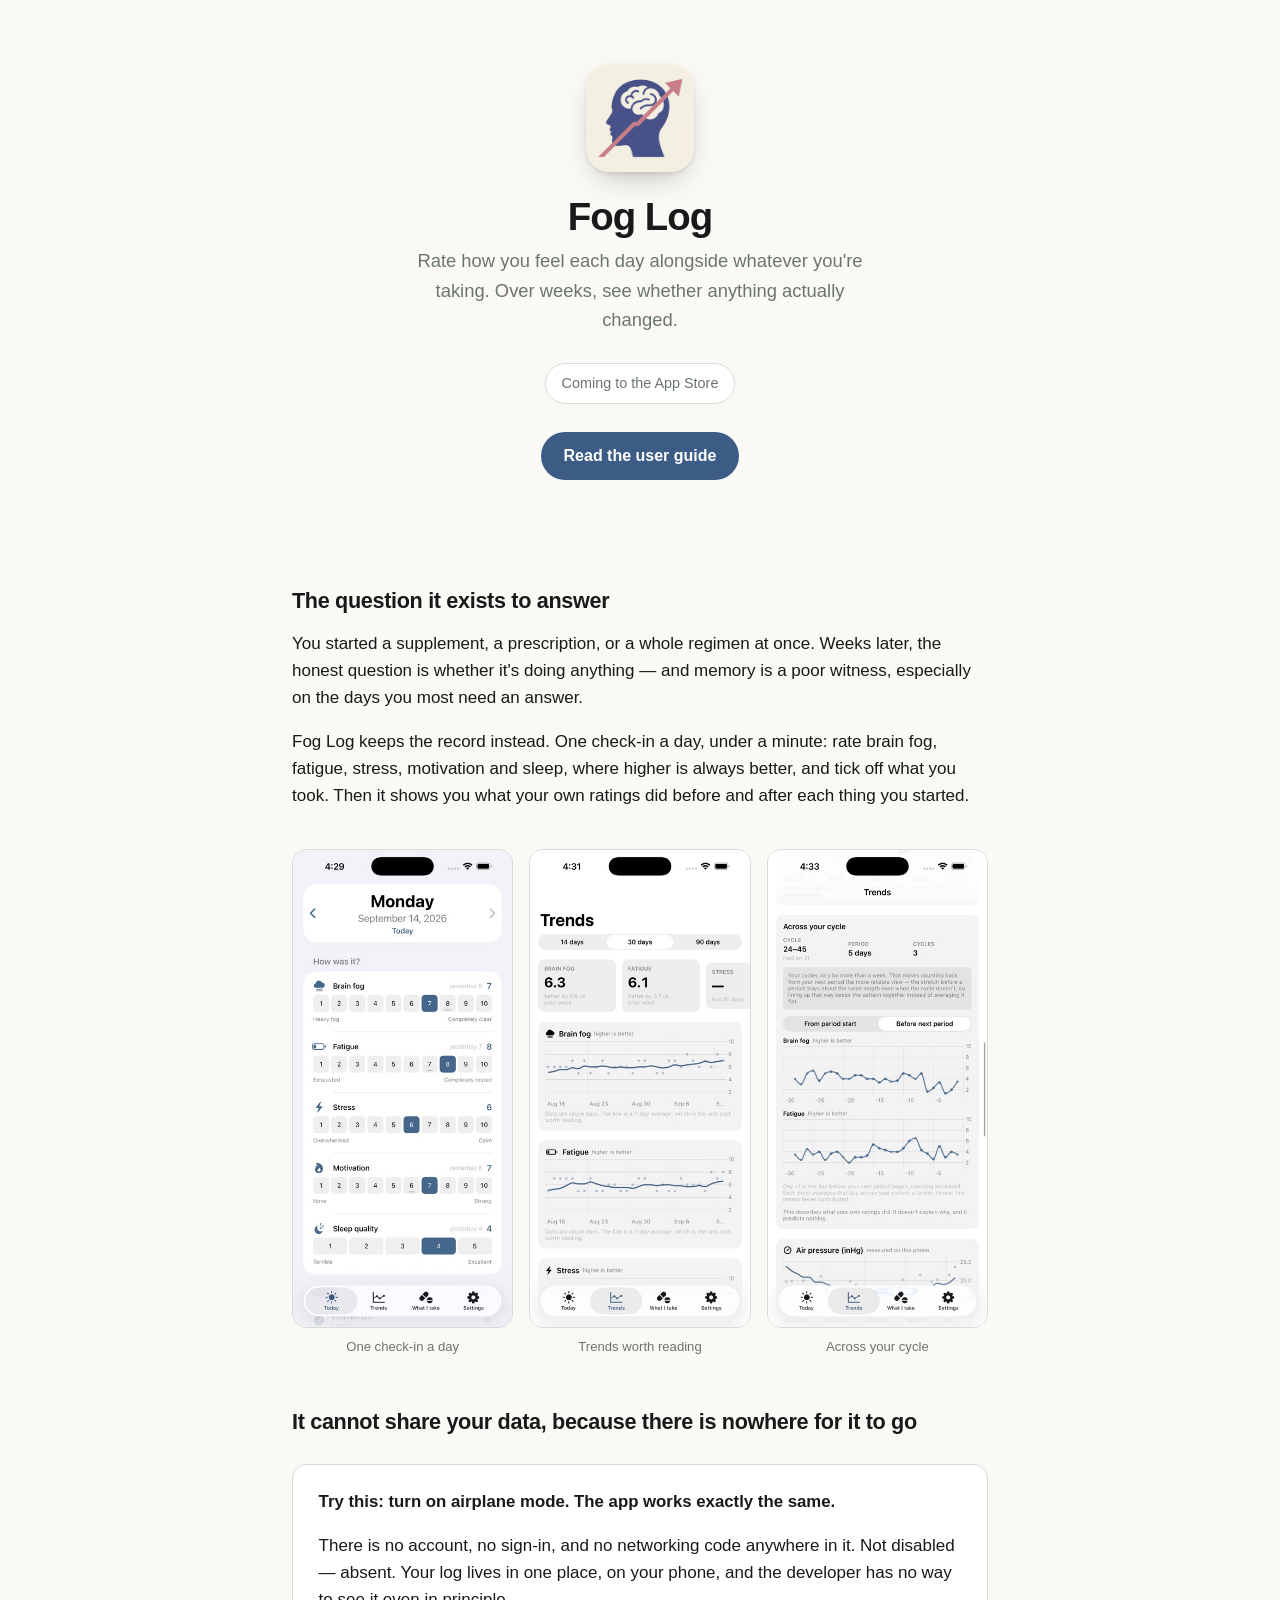
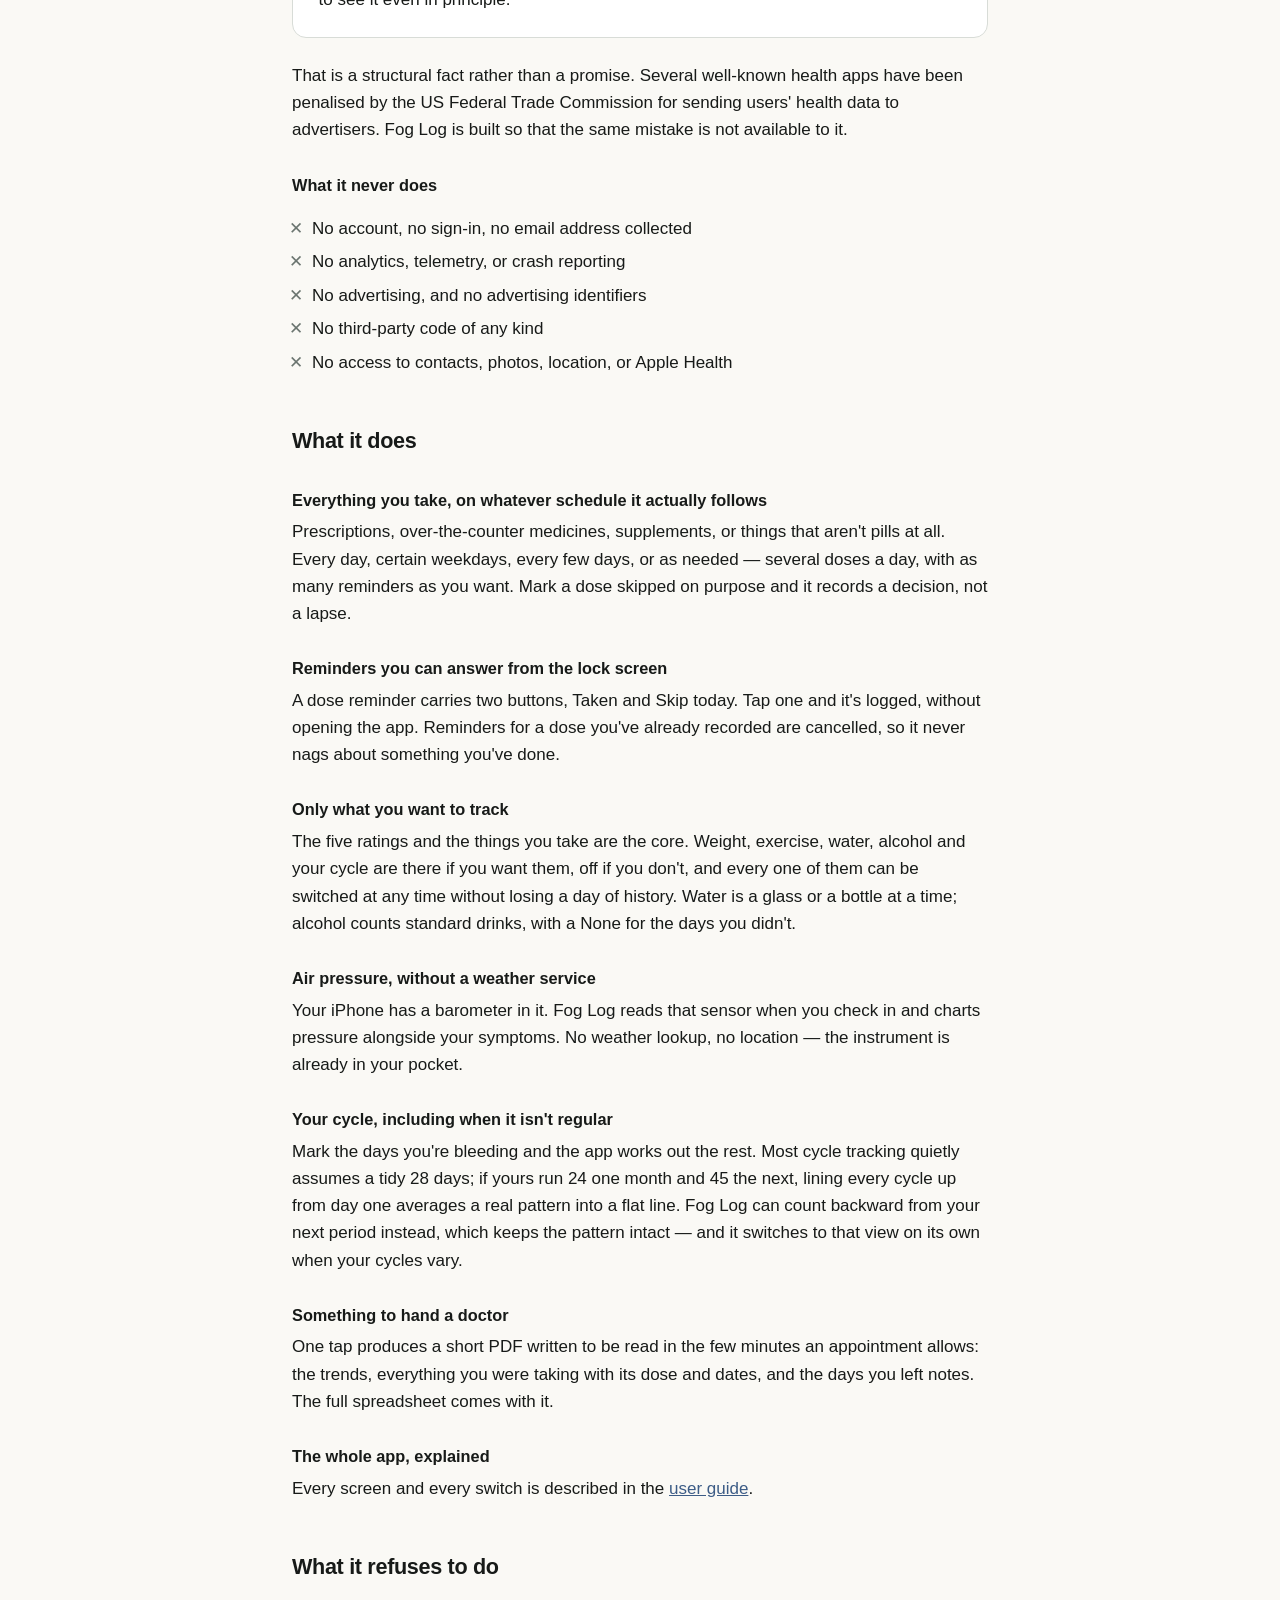
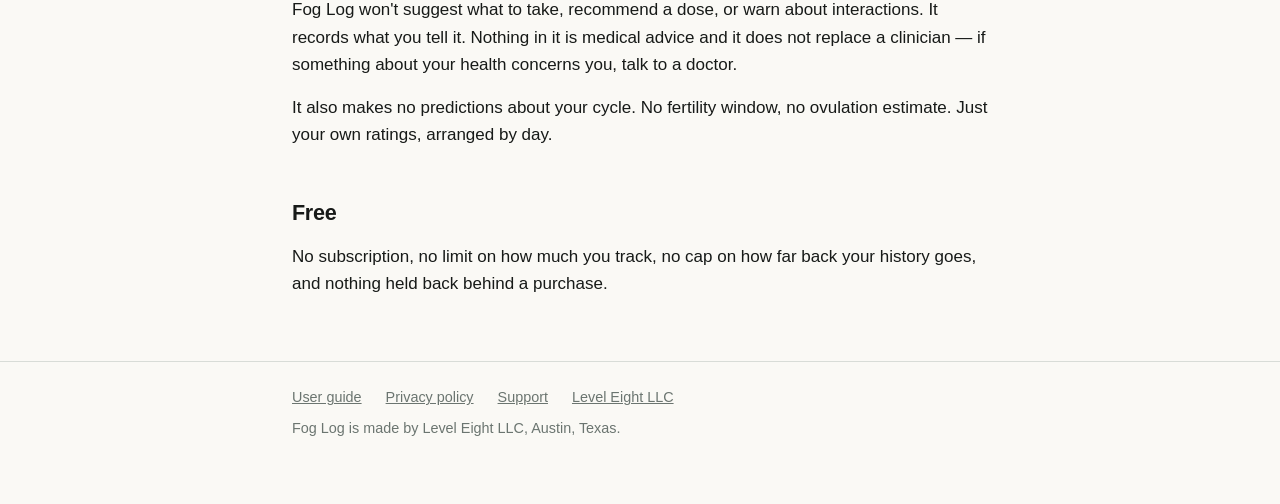
<file: index.html>
<!doctype html>
<html lang="en">
<head>
<meta charset="utf-8">
<meta name="viewport" content="width=device-width, initial-scale=1">
<title>Fog Log — a private daily log for symptoms and what you take</title>
<meta name="description" content="Rate how you feel each day alongside whatever you're taking, and see over weeks whether anything actually changed. Everything stays on your phone. No account, no server, nothing collected.">
<link rel="stylesheet" href="style.css">
<link rel="icon" href="img/icon.jpg">
<meta property="og:title" content="Fog Log">
<meta property="og:description" content="A private daily log for symptoms and what you take. Everything stays on your phone.">
<meta property="og:image" content="https://foglog.org/img/icon.jpg">
<meta property="og:url" content="https://foglog.org/">
<meta name="twitter:card" content="summary">
</head>
<body>

<header class="hero"><div class="wrap">
  <img class="icon" src="img/icon.jpg" alt="Fog Log app icon">
  <h1>Fog Log</h1>
  <p class="tagline">Rate how you feel each day alongside whatever you're taking. Over weeks, see whether anything actually changed.</p>
  <p><span class="status">Coming to the App Store</span></p>
  <p><a class="button" href="/guide.html">Read the user guide</a></p>
</div></header>

<main class="wrap">

  <h2>The question it exists to answer</h2>
  <p>You started a supplement, a prescription, or a whole regimen at once. Weeks later, the honest question is whether it's doing anything — and memory is a poor witness, especially on the days you most need an answer.</p>
  <p>Fog Log keeps the record instead. One check-in a day, under a minute: rate brain fog, fatigue, stress, motivation and sleep, where higher is always better, and tick off what you took. Then it shows you what your own ratings did before and after each thing you started.</p>

  <div class="shots">
    <figure>
      <img src="img/today.jpg" alt="The daily check-in: brain fog, fatigue, stress, motivation and sleep rated one to ten, higher is better, with yesterday's value shown beside each.">
      <figcaption>One check-in a day</figcaption>
    </figure>
    <figure>
      <img src="img/trends.jpg" alt="Trend charts showing daily ratings as dots with a seven-day average line.">
      <figcaption>Trends worth reading</figcaption>
    </figure>
    <figure>
      <img src="img/cycle.jpg" alt="A chart of brain fog and fatigue averaged across the menstrual cycle, aligned backward from the next period.">
      <figcaption>Across your cycle</figcaption>
    </figure>
  </div>

  <h2>It cannot share your data, because there is nowhere for it to go</h2>

  <div class="claim">
    <p class="test"><strong>Try this: turn on airplane mode. The app works exactly the same.</strong></p>
    <p>There is no account, no sign-in, and no networking code anywhere in it. Not disabled — absent. Your log lives in one place, on your phone, and the developer has no way to see it even in principle.</p>
  </div>

  <p>That is a structural fact rather than a promise. Several well-known health apps have been penalised by the US Federal Trade Commission for sending users' health data to advertisers. Fog Log is built so that the same mistake is not available to it.</p>

  <h3>What it never does</h3>
  <ul class="no">
    <li>No account, no sign-in, no email address collected</li>
    <li>No analytics, telemetry, or crash reporting</li>
    <li>No advertising, and no advertising identifiers</li>
    <li>No third-party code of any kind</li>
    <li>No access to contacts, photos, location, or Apple Health</li>
  </ul>

  <h2>What it does</h2>

  <h3>Everything you take, on whatever schedule it actually follows</h3>
  <p>Prescriptions, over-the-counter medicines, supplements, or things that aren't pills at all. Every day, certain weekdays, every few days, or as needed — several doses a day, with as many reminders as you want. Mark a dose skipped on purpose and it records a decision, not a lapse.</p>

  <h3>Reminders you can answer from the lock screen</h3>
  <p>A dose reminder carries two buttons, Taken and Skip today. Tap one and it's logged, without opening the app. Reminders for a dose you've already recorded are cancelled, so it never nags about something you've done.</p>

  <h3>Only what you want to track</h3>
  <p>The five ratings and the things you take are the core. Weight, exercise, water, alcohol and your cycle are there if you want them, off if you don't, and every one of them can be switched at any time without losing a day of history. Water is a glass or a bottle at a time; alcohol counts standard drinks, with a None for the days you didn't.</p>

  <h3>Air pressure, without a weather service</h3>
  <p>Your iPhone has a barometer in it. Fog Log reads that sensor when you check in and charts pressure alongside your symptoms. No weather lookup, no location — the instrument is already in your pocket.</p>

  <h3>Your cycle, including when it isn't regular</h3>
  <p>Mark the days you're bleeding and the app works out the rest. Most cycle tracking quietly assumes a tidy 28 days; if yours run 24 one month and 45 the next, lining every cycle up from day one averages a real pattern into a flat line. Fog Log can count backward from your next period instead, which keeps the pattern intact — and it switches to that view on its own when your cycles vary.</p>

  <h3>Something to hand a doctor</h3>
  <p>One tap produces a short PDF written to be read in the few minutes an appointment allows: the trends, everything you were taking with its dose and dates, and the days you left notes. The full spreadsheet comes with it.</p>

  <h3>The whole app, explained</h3>
  <p>Every screen and every switch is described in the <a href="/guide.html">user guide</a>.</p>

  <h2>What it refuses to do</h2>
  <p>Fog Log won't suggest what to take, recommend a dose, or warn about interactions. It records what you tell it. Nothing in it is medical advice and it does not replace a clinician — if something about your health concerns you, talk to a doctor.</p>
  <p>It also makes no predictions about your cycle. No fertility window, no ovulation estimate. Just your own ratings, arranged by day.</p>

  <h2>Free</h2>
  <p>No subscription, no limit on how much you track, no cap on how far back your history goes, and nothing held back behind a purchase.</p>

</main>

<footer><div class="wrap">
  <nav>
    <a href="/guide.html">User guide</a>
    <a href="/privacy.html">Privacy policy</a>
    <a href="/support.html">Support</a>
    <a href="https://leveleightllc.com">Level Eight LLC</a>
  </nav>
  <div>Fog Log is made by Level Eight LLC, Austin, Texas.</div>
</div></footer>

</body>
</html>
</file>
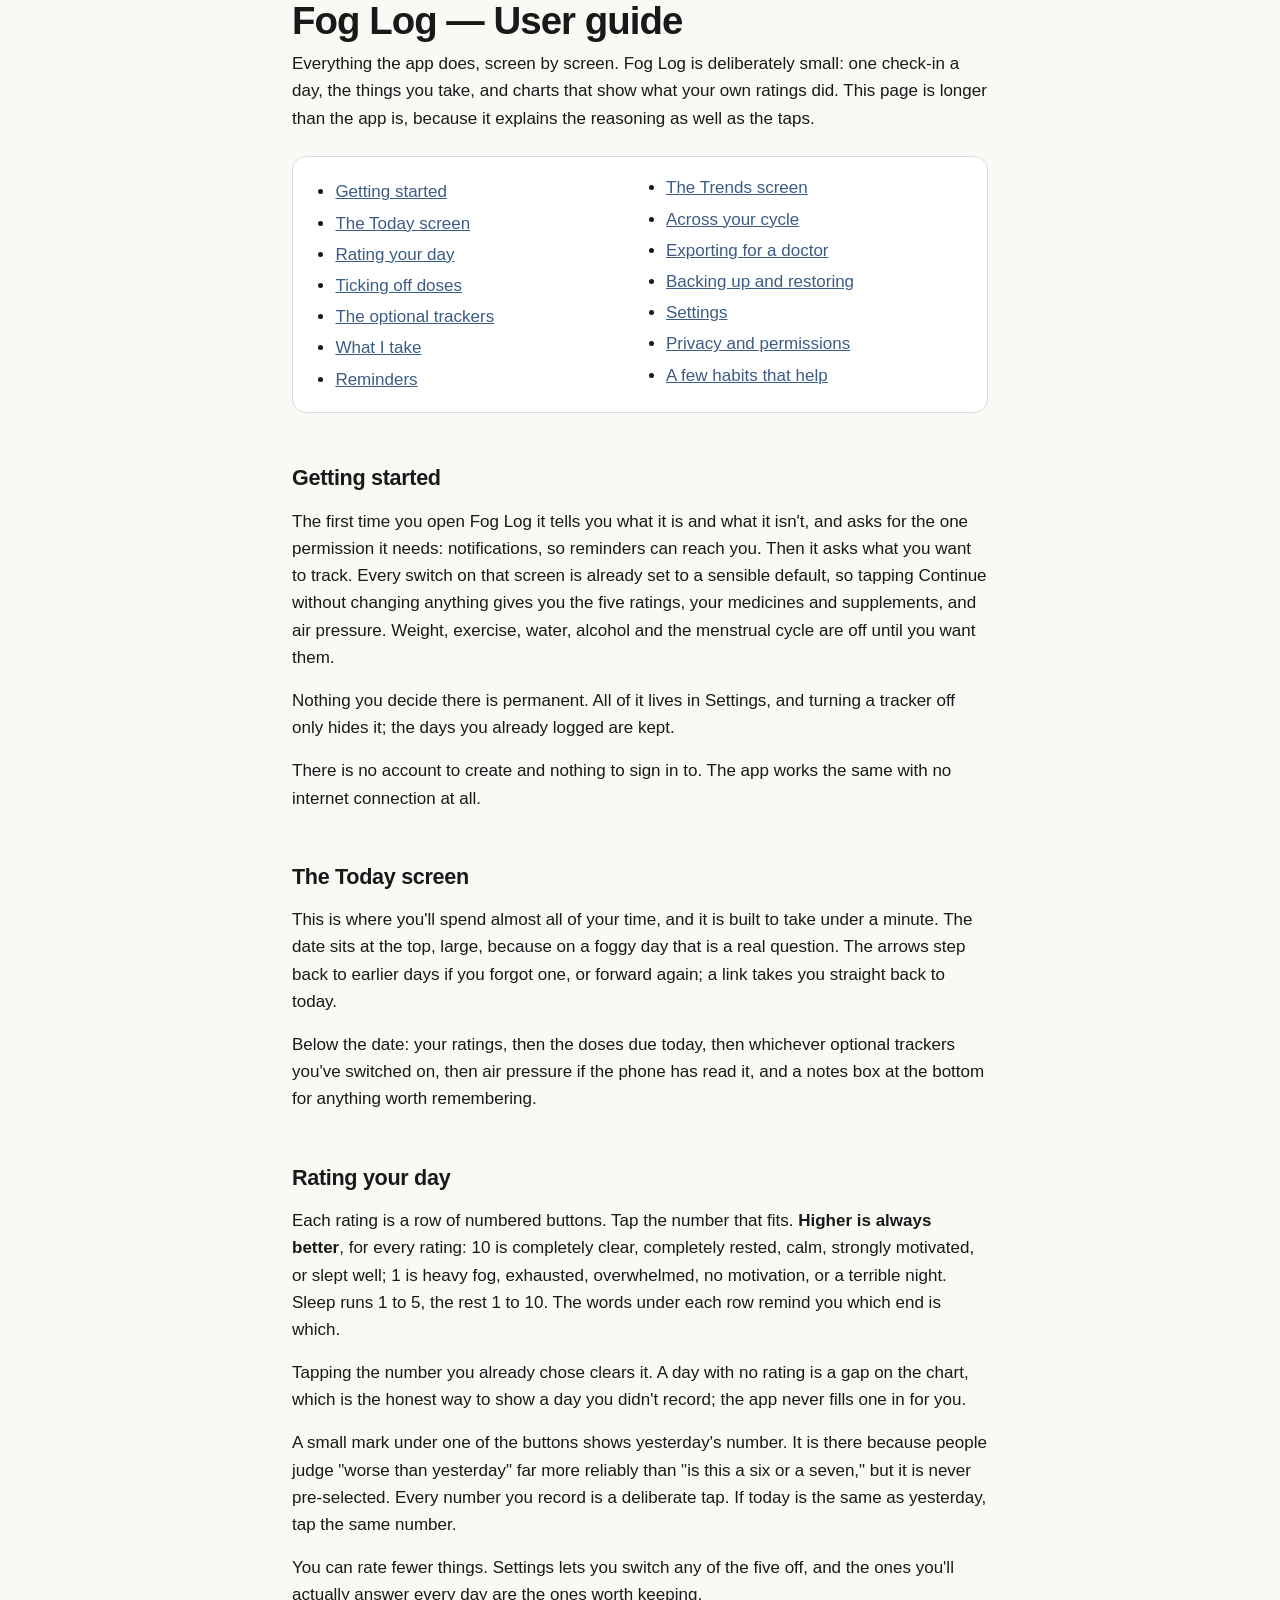
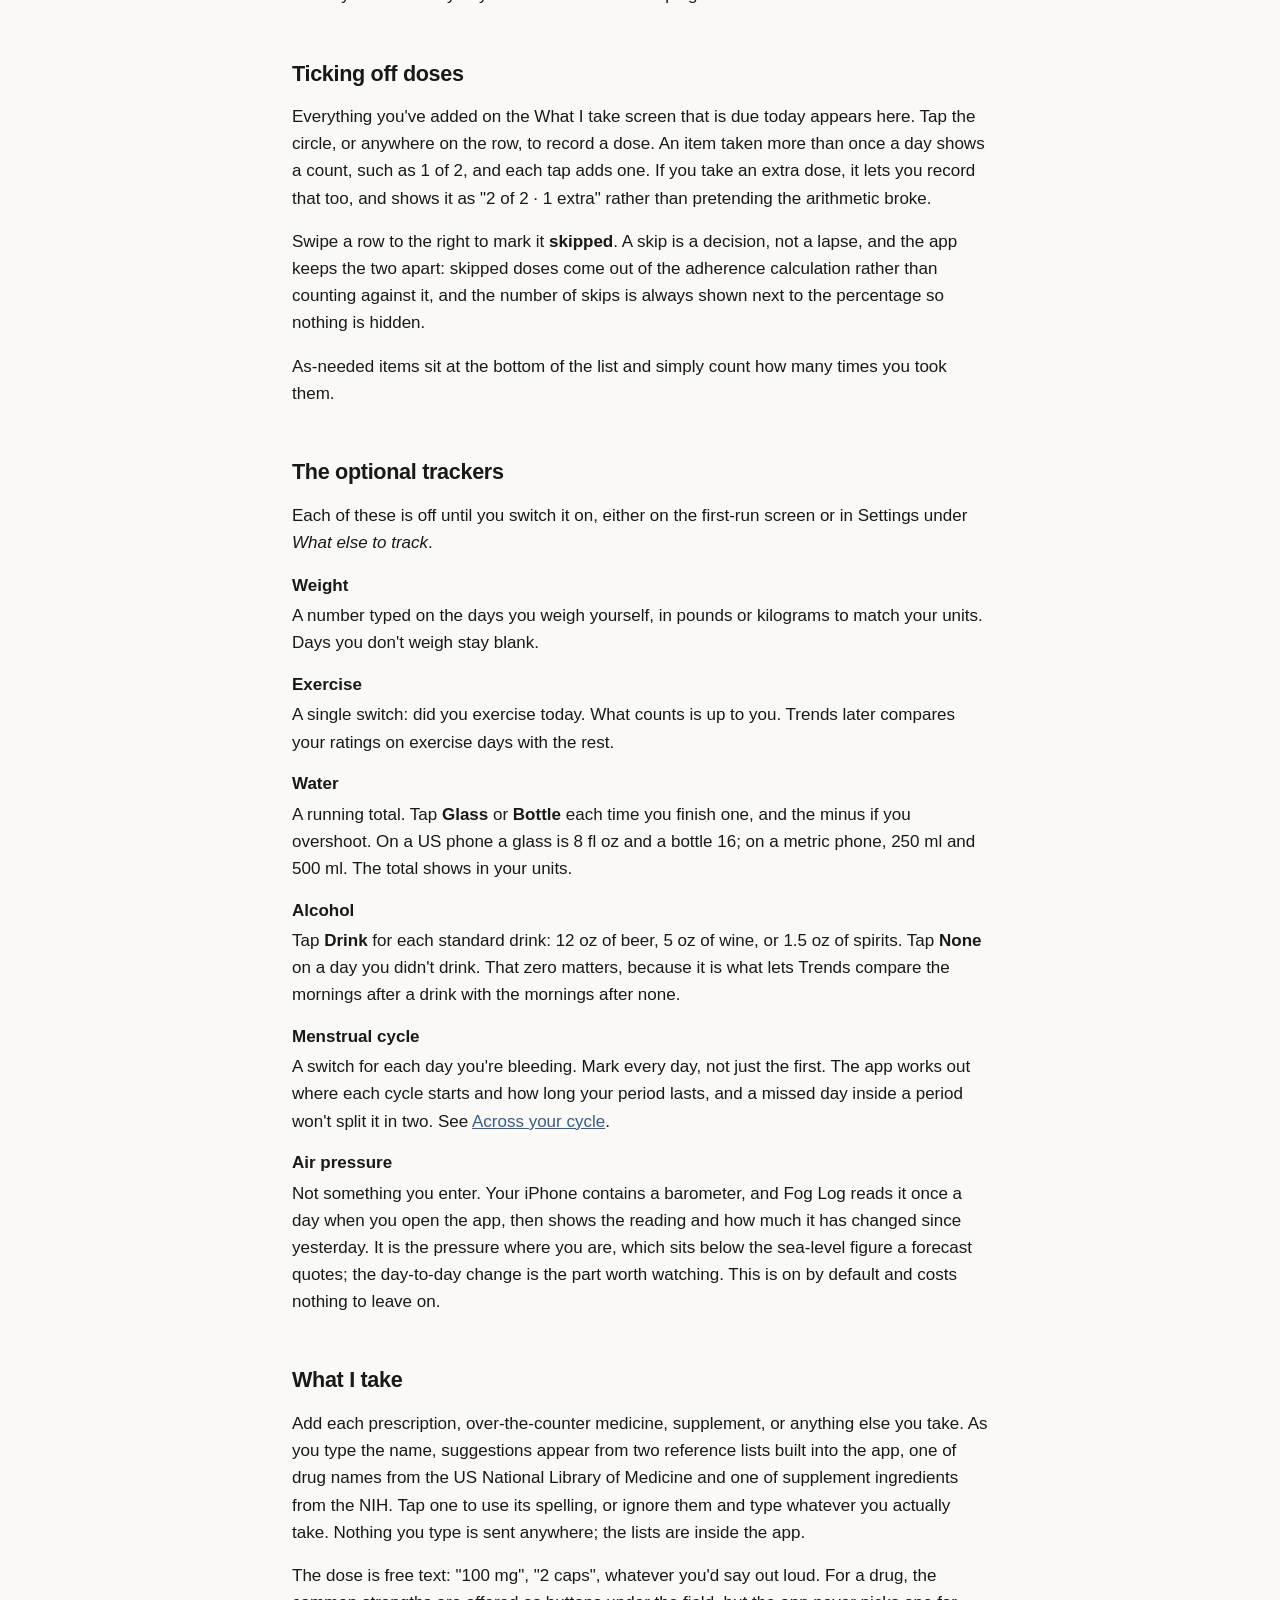
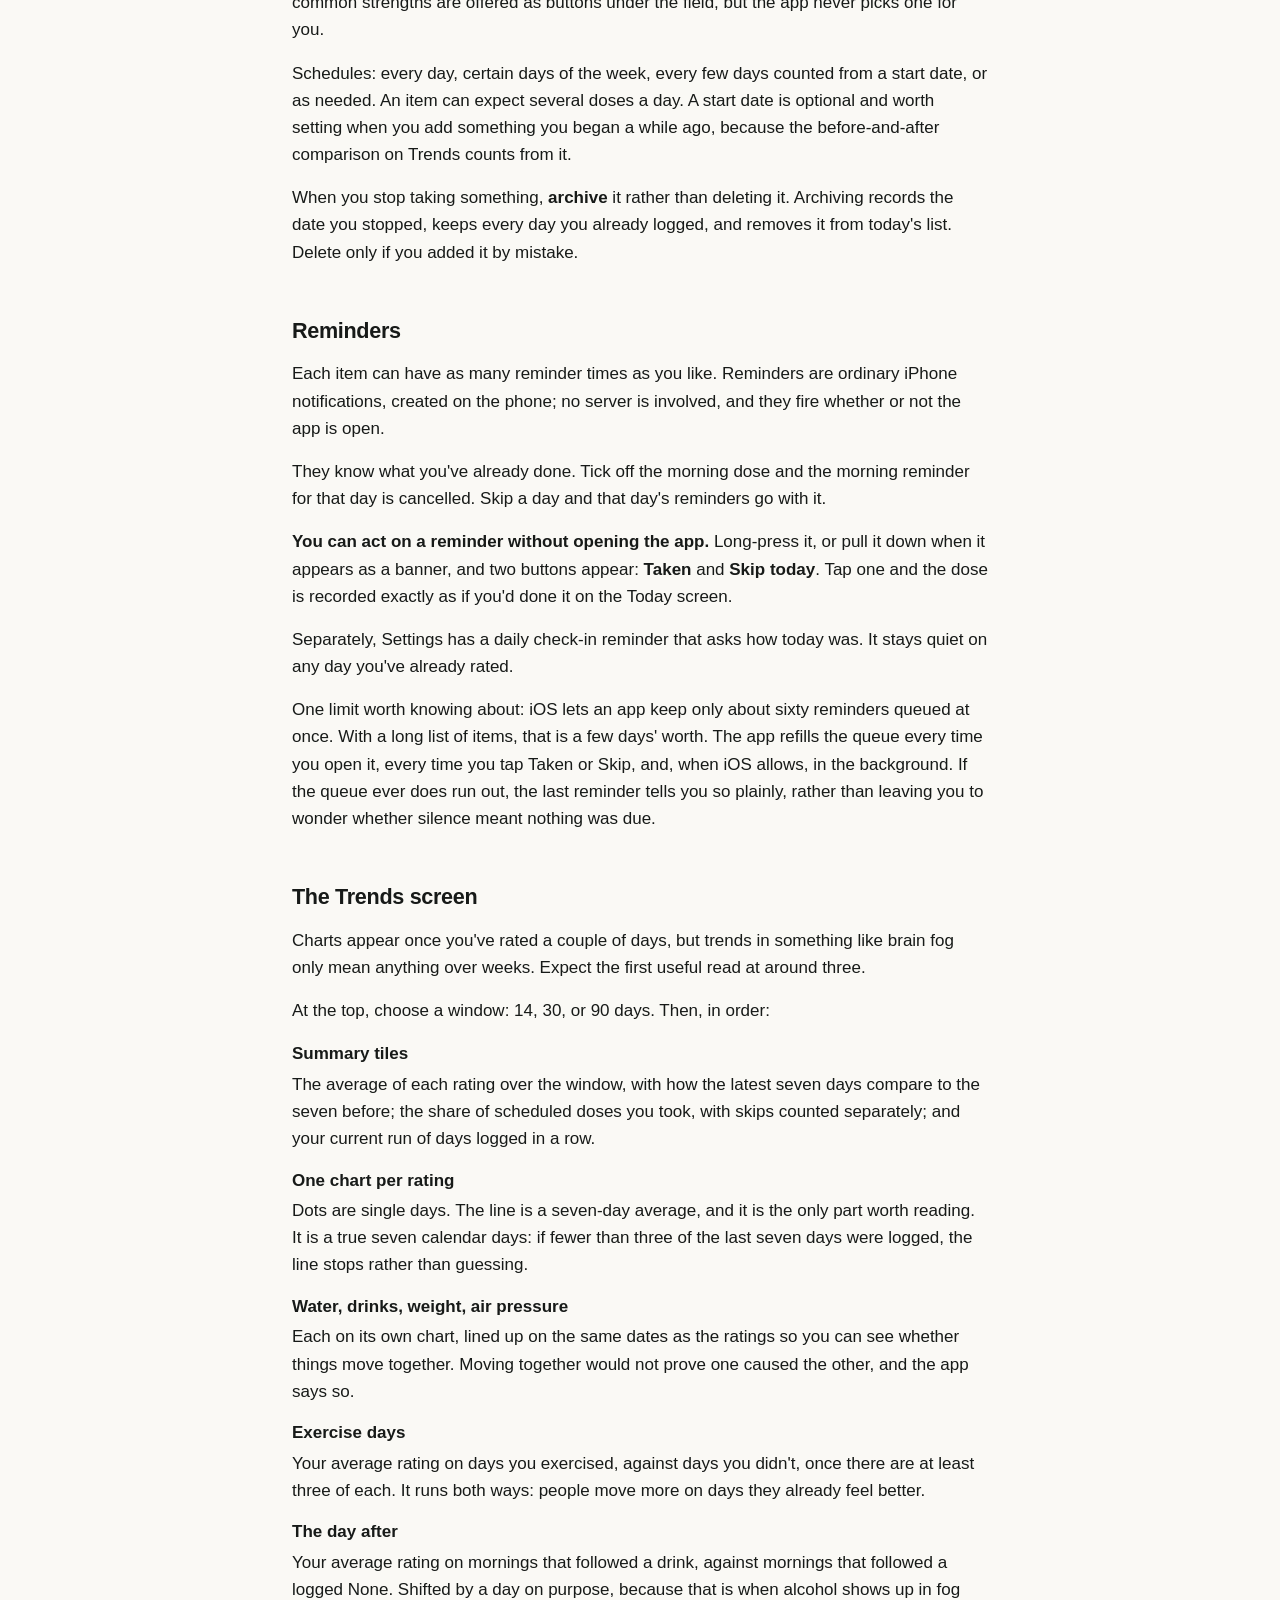
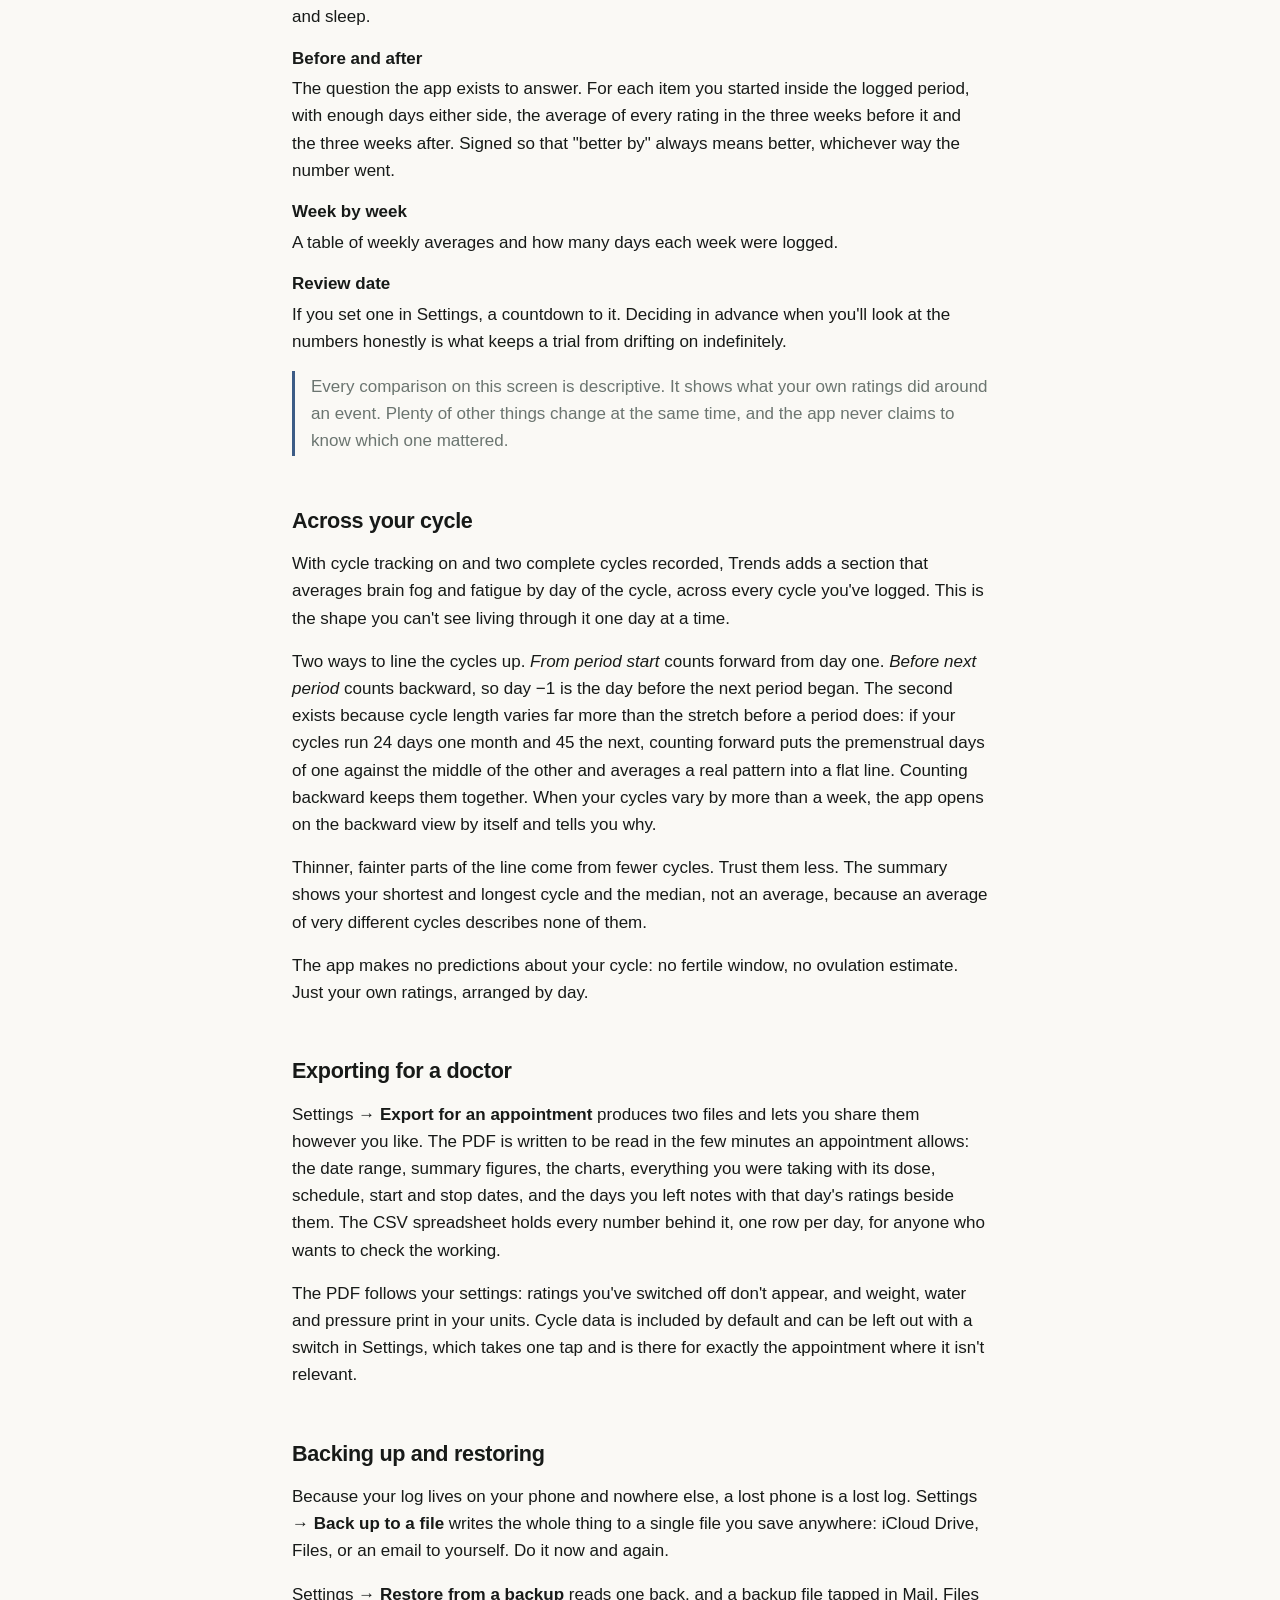
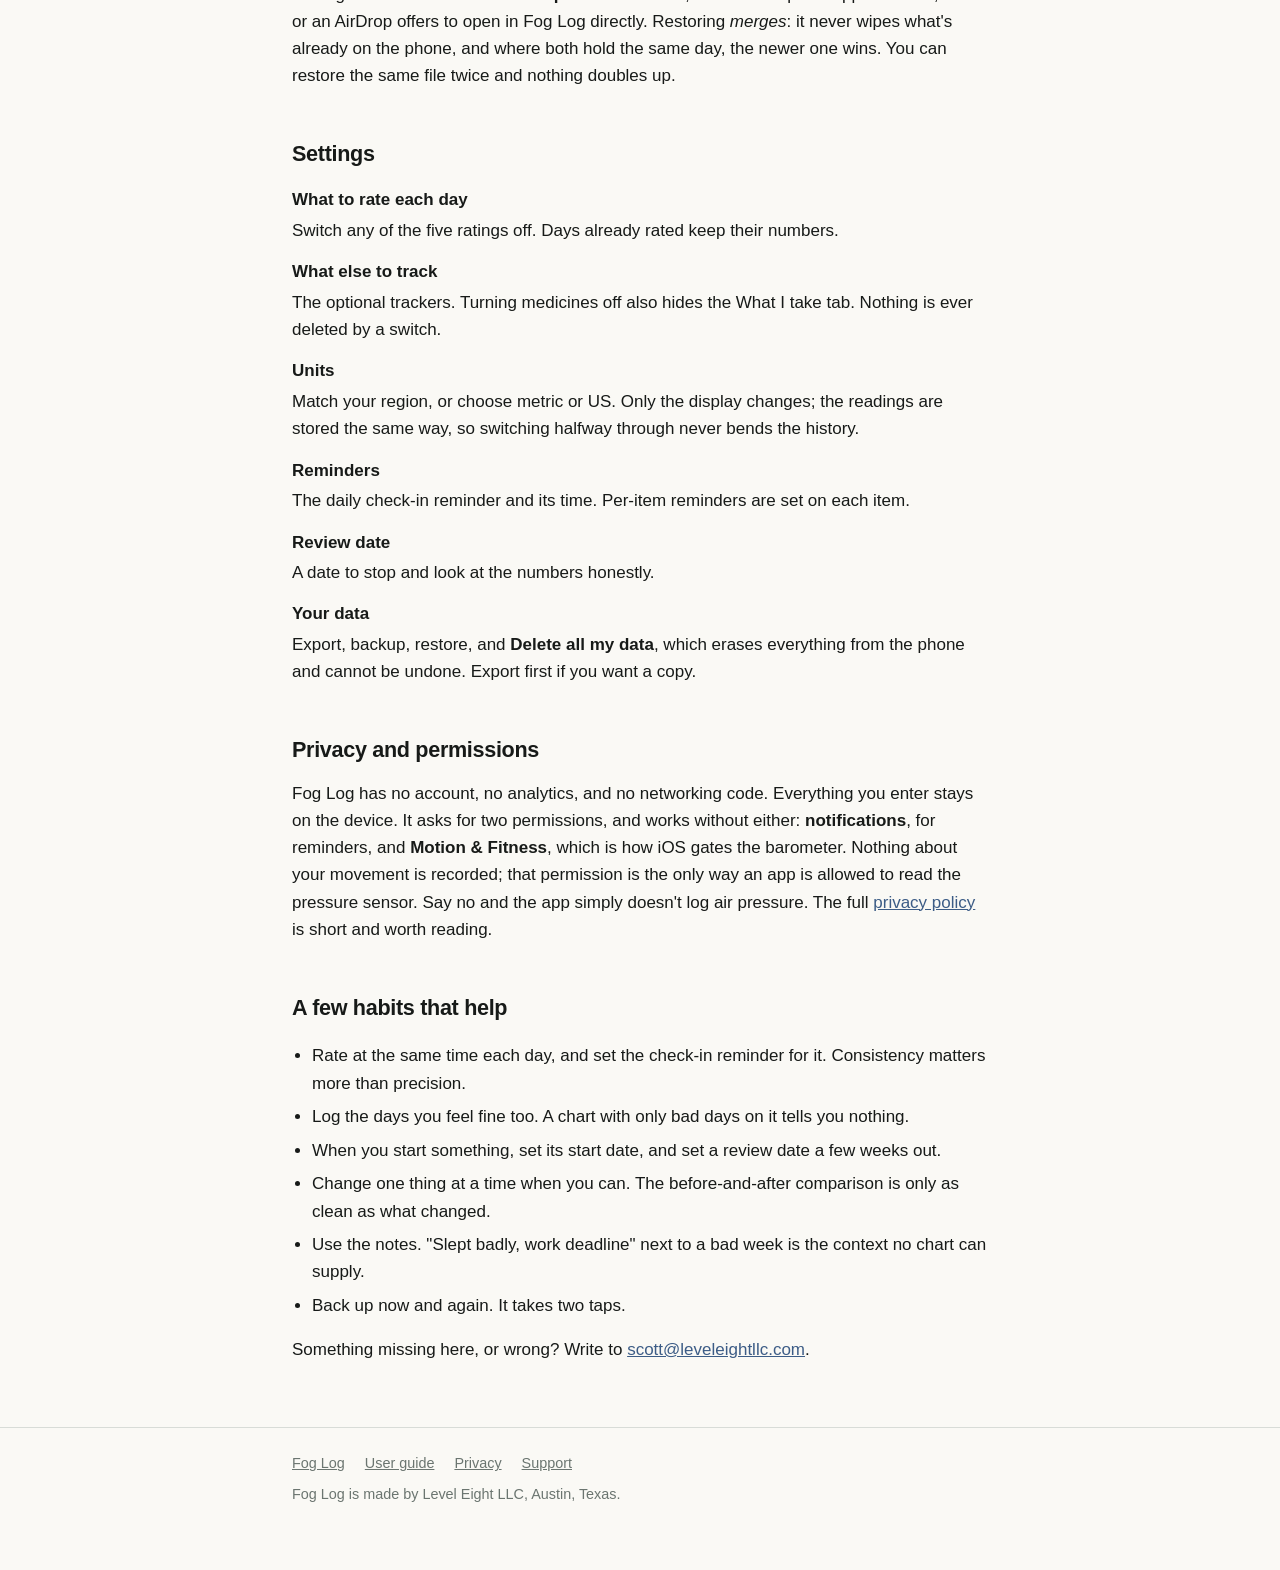
<file: guide.html>
<!doctype html>
<html lang="en">
<head>
<meta charset="utf-8">
<meta name="viewport" content="width=device-width, initial-scale=1">
<title>User guide — Fog Log</title>
<meta name="description" content="How every part of Fog Log works: the daily check-in, what you take and its reminders, the optional trackers, the Trends screen, exports, backups, and settings.">
<link rel="stylesheet" href="style.css">
<link rel="icon" href="img/icon.jpg">
<style>
  .toc { background: var(--panel); border: 1px solid var(--line); border-radius: 14px; padding: 1.1rem 1.4rem; margin: 1.5rem 0 2.5rem; }
  .toc ul { margin: 0; columns: 2; column-gap: 2rem; }
  .toc li { break-inside: avoid; margin: .25rem 0; }
  @media (max-width: 600px) { .toc ul { columns: 1; } }
  .note { border-left: 3px solid var(--accent); padding: .1rem 0 .1rem 1rem; color: var(--muted); margin: 1rem 0 1.25rem; }
  dl { margin: 0 0 1rem; } dt { font-weight: 650; margin-top: .9rem; } dd { margin: .2rem 0 0 0; }
</style>
</head>
<body>

<div class="wrap">
  <h1>Fog Log — User guide</h1>
  <p class="lede">Everything the app does, screen by screen. Fog Log is deliberately small: one check-in a day, the things you take, and charts that show what your own ratings did. This page is longer than the app is, because it explains the reasoning as well as the taps.</p>

  <nav class="toc">
    <ul>
      <li><a href="#start">Getting started</a></li>
      <li><a href="#today">The Today screen</a></li>
      <li><a href="#ratings">Rating your day</a></li>
      <li><a href="#doses">Ticking off doses</a></li>
      <li><a href="#trackers">The optional trackers</a></li>
      <li><a href="#items">What I take</a></li>
      <li><a href="#reminders">Reminders</a></li>
      <li><a href="#trends">The Trends screen</a></li>
      <li><a href="#cycle">Across your cycle</a></li>
      <li><a href="#export">Exporting for a doctor</a></li>
      <li><a href="#backup">Backing up and restoring</a></li>
      <li><a href="#settings">Settings</a></li>
      <li><a href="#privacy">Privacy and permissions</a></li>
      <li><a href="#tips">A few habits that help</a></li>
    </ul>
  </nav>

  <h2 id="start">Getting started</h2>
  <p>The first time you open Fog Log it tells you what it is and what it isn't, and asks for the one permission it needs: notifications, so reminders can reach you. Then it asks what you want to track. Every switch on that screen is already set to a sensible default, so tapping Continue without changing anything gives you the five ratings, your medicines and supplements, and air pressure. Weight, exercise, water, alcohol and the menstrual cycle are off until you want them.</p>
  <p>Nothing you decide there is permanent. All of it lives in Settings, and turning a tracker off only hides it; the days you already logged are kept.</p>
  <p>There is no account to create and nothing to sign in to. The app works the same with no internet connection at all.</p>

  <h2 id="today">The Today screen</h2>
  <p>This is where you'll spend almost all of your time, and it is built to take under a minute. The date sits at the top, large, because on a foggy day that is a real question. The arrows step back to earlier days if you forgot one, or forward again; a link takes you straight back to today.</p>
  <p>Below the date: your ratings, then the doses due today, then whichever optional trackers you've switched on, then air pressure if the phone has read it, and a notes box at the bottom for anything worth remembering.</p>

  <h2 id="ratings">Rating your day</h2>
  <p>Each rating is a row of numbered buttons. Tap the number that fits. <strong>Higher is always better</strong>, for every rating: 10 is completely clear, completely rested, calm, strongly motivated, or slept well; 1 is heavy fog, exhausted, overwhelmed, no motivation, or a terrible night. Sleep runs 1 to 5, the rest 1 to 10. The words under each row remind you which end is which.</p>
  <p>Tapping the number you already chose clears it. A day with no rating is a gap on the chart, which is the honest way to show a day you didn't record; the app never fills one in for you.</p>
  <p>A small mark under one of the buttons shows yesterday's number. It is there because people judge "worse than yesterday" far more reliably than "is this a six or a seven," but it is never pre-selected. Every number you record is a deliberate tap. If today is the same as yesterday, tap the same number.</p>
  <p>You can rate fewer things. Settings lets you switch any of the five off, and the ones you'll actually answer every day are the ones worth keeping.</p>

  <h2 id="doses">Ticking off doses</h2>
  <p>Everything you've added on the What I take screen that is due today appears here. Tap the circle, or anywhere on the row, to record a dose. An item taken more than once a day shows a count, such as 1 of 2, and each tap adds one. If you take an extra dose, it lets you record that too, and shows it as "2 of 2 · 1 extra" rather than pretending the arithmetic broke.</p>
  <p>Swipe a row to the right to mark it <strong>skipped</strong>. A skip is a decision, not a lapse, and the app keeps the two apart: skipped doses come out of the adherence calculation rather than counting against it, and the number of skips is always shown next to the percentage so nothing is hidden.</p>
  <p>As-needed items sit at the bottom of the list and simply count how many times you took them.</p>

  <h2 id="trackers">The optional trackers</h2>
  <p>Each of these is off until you switch it on, either on the first-run screen or in Settings under <em>What else to track</em>.</p>
  <dl>
    <dt>Weight</dt>
    <dd>A number typed on the days you weigh yourself, in pounds or kilograms to match your units. Days you don't weigh stay blank.</dd>
    <dt>Exercise</dt>
    <dd>A single switch: did you exercise today. What counts is up to you. Trends later compares your ratings on exercise days with the rest.</dd>
    <dt>Water</dt>
    <dd>A running total. Tap <strong>Glass</strong> or <strong>Bottle</strong> each time you finish one, and the minus if you overshoot. On a US phone a glass is 8 fl oz and a bottle 16; on a metric phone, 250 ml and 500 ml. The total shows in your units.</dd>
    <dt>Alcohol</dt>
    <dd>Tap <strong>Drink</strong> for each standard drink: 12 oz of beer, 5 oz of wine, or 1.5 oz of spirits. Tap <strong>None</strong> on a day you didn't drink. That zero matters, because it is what lets Trends compare the mornings after a drink with the mornings after none.</dd>
    <dt>Menstrual cycle</dt>
    <dd>A switch for each day you're bleeding. Mark every day, not just the first. The app works out where each cycle starts and how long your period lasts, and a missed day inside a period won't split it in two. See <a href="#cycle">Across your cycle</a>.</dd>
    <dt>Air pressure</dt>
    <dd>Not something you enter. Your iPhone contains a barometer, and Fog Log reads it once a day when you open the app, then shows the reading and how much it has changed since yesterday. It is the pressure where you are, which sits below the sea-level figure a forecast quotes; the day-to-day change is the part worth watching. This is on by default and costs nothing to leave on.</dd>
  </dl>

  <h2 id="items">What I take</h2>
  <p>Add each prescription, over-the-counter medicine, supplement, or anything else you take. As you type the name, suggestions appear from two reference lists built into the app, one of drug names from the US National Library of Medicine and one of supplement ingredients from the NIH. Tap one to use its spelling, or ignore them and type whatever you actually take. Nothing you type is sent anywhere; the lists are inside the app.</p>
  <p>The dose is free text: "100 mg", "2 caps", whatever you'd say out loud. For a drug, the common strengths are offered as buttons under the field, but the app never picks one for you.</p>
  <p>Schedules: every day, certain days of the week, every few days counted from a start date, or as needed. An item can expect several doses a day. A start date is optional and worth setting when you add something you began a while ago, because the before-and-after comparison on Trends counts from it.</p>
  <p>When you stop taking something, <strong>archive</strong> it rather than deleting it. Archiving records the date you stopped, keeps every day you already logged, and removes it from today's list. Delete only if you added it by mistake.</p>

  <h2 id="reminders">Reminders</h2>
  <p>Each item can have as many reminder times as you like. Reminders are ordinary iPhone notifications, created on the phone; no server is involved, and they fire whether or not the app is open.</p>
  <p>They know what you've already done. Tick off the morning dose and the morning reminder for that day is cancelled. Skip a day and that day's reminders go with it.</p>
  <p><strong>You can act on a reminder without opening the app.</strong> Long-press it, or pull it down when it appears as a banner, and two buttons appear: <strong>Taken</strong> and <strong>Skip today</strong>. Tap one and the dose is recorded exactly as if you'd done it on the Today screen.</p>
  <p>Separately, Settings has a daily check-in reminder that asks how today was. It stays quiet on any day you've already rated.</p>
  <p>One limit worth knowing about: iOS lets an app keep only about sixty reminders queued at once. With a long list of items, that is a few days' worth. The app refills the queue every time you open it, every time you tap Taken or Skip, and, when iOS allows, in the background. If the queue ever does run out, the last reminder tells you so plainly, rather than leaving you to wonder whether silence meant nothing was due.</p>

  <h2 id="trends">The Trends screen</h2>
  <p>Charts appear once you've rated a couple of days, but trends in something like brain fog only mean anything over weeks. Expect the first useful read at around three.</p>
  <p>At the top, choose a window: 14, 30, or 90 days. Then, in order:</p>
  <dl>
    <dt>Summary tiles</dt>
    <dd>The average of each rating over the window, with how the latest seven days compare to the seven before; the share of scheduled doses you took, with skips counted separately; and your current run of days logged in a row.</dd>
    <dt>One chart per rating</dt>
    <dd>Dots are single days. The line is a seven-day average, and it is the only part worth reading. It is a true seven calendar days: if fewer than three of the last seven days were logged, the line stops rather than guessing.</dd>
    <dt>Water, drinks, weight, air pressure</dt>
    <dd>Each on its own chart, lined up on the same dates as the ratings so you can see whether things move together. Moving together would not prove one caused the other, and the app says so.</dd>
    <dt>Exercise days</dt>
    <dd>Your average rating on days you exercised, against days you didn't, once there are at least three of each. It runs both ways: people move more on days they already feel better.</dd>
    <dt>The day after</dt>
    <dd>Your average rating on mornings that followed a drink, against mornings that followed a logged None. Shifted by a day on purpose, because that is when alcohol shows up in fog and sleep.</dd>
    <dt>Before and after</dt>
    <dd>The question the app exists to answer. For each item you started inside the logged period, with enough days either side, the average of every rating in the three weeks before it and the three weeks after. Signed so that "better by" always means better, whichever way the number went.</dd>
    <dt>Week by week</dt>
    <dd>A table of weekly averages and how many days each week were logged.</dd>
    <dt>Review date</dt>
    <dd>If you set one in Settings, a countdown to it. Deciding in advance when you'll look at the numbers honestly is what keeps a trial from drifting on indefinitely.</dd>
  </dl>
  <div class="note">Every comparison on this screen is descriptive. It shows what your own ratings did around an event. Plenty of other things change at the same time, and the app never claims to know which one mattered.</div>

  <h2 id="cycle">Across your cycle</h2>
  <p>With cycle tracking on and two complete cycles recorded, Trends adds a section that averages brain fog and fatigue by day of the cycle, across every cycle you've logged. This is the shape you can't see living through it one day at a time.</p>
  <p>Two ways to line the cycles up. <em>From period start</em> counts forward from day one. <em>Before next period</em> counts backward, so day −1 is the day before the next period began. The second exists because cycle length varies far more than the stretch before a period does: if your cycles run 24 days one month and 45 the next, counting forward puts the premenstrual days of one against the middle of the other and averages a real pattern into a flat line. Counting backward keeps them together. When your cycles vary by more than a week, the app opens on the backward view by itself and tells you why.</p>
  <p>Thinner, fainter parts of the line come from fewer cycles. Trust them less. The summary shows your shortest and longest cycle and the median, not an average, because an average of very different cycles describes none of them.</p>
  <p>The app makes no predictions about your cycle: no fertile window, no ovulation estimate. Just your own ratings, arranged by day.</p>

  <h2 id="export">Exporting for a doctor</h2>
  <p>Settings → <strong>Export for an appointment</strong> produces two files and lets you share them however you like. The PDF is written to be read in the few minutes an appointment allows: the date range, summary figures, the charts, everything you were taking with its dose, schedule, start and stop dates, and the days you left notes with that day's ratings beside them. The CSV spreadsheet holds every number behind it, one row per day, for anyone who wants to check the working.</p>
  <p>The PDF follows your settings: ratings you've switched off don't appear, and weight, water and pressure print in your units. Cycle data is included by default and can be left out with a switch in Settings, which takes one tap and is there for exactly the appointment where it isn't relevant.</p>

  <h2 id="backup">Backing up and restoring</h2>
  <p>Because your log lives on your phone and nowhere else, a lost phone is a lost log. Settings → <strong>Back up to a file</strong> writes the whole thing to a single file you save anywhere: iCloud Drive, Files, or an email to yourself. Do it now and again.</p>
  <p>Settings → <strong>Restore from a backup</strong> reads one back, and a backup file tapped in Mail, Files or an AirDrop offers to open in Fog Log directly. Restoring <em>merges</em>: it never wipes what's already on the phone, and where both hold the same day, the newer one wins. You can restore the same file twice and nothing doubles up.</p>

  <h2 id="settings">Settings</h2>
  <dl>
    <dt>What to rate each day</dt><dd>Switch any of the five ratings off. Days already rated keep their numbers.</dd>
    <dt>What else to track</dt><dd>The optional trackers. Turning medicines off also hides the What I take tab. Nothing is ever deleted by a switch.</dd>
    <dt>Units</dt><dd>Match your region, or choose metric or US. Only the display changes; the readings are stored the same way, so switching halfway through never bends the history.</dd>
    <dt>Reminders</dt><dd>The daily check-in reminder and its time. Per-item reminders are set on each item.</dd>
    <dt>Review date</dt><dd>A date to stop and look at the numbers honestly.</dd>
    <dt>Your data</dt><dd>Export, backup, restore, and <strong>Delete all my data</strong>, which erases everything from the phone and cannot be undone. Export first if you want a copy.</dd>
  </dl>

  <h2 id="privacy">Privacy and permissions</h2>
  <p>Fog Log has no account, no analytics, and no networking code. Everything you enter stays on the device. It asks for two permissions, and works without either: <strong>notifications</strong>, for reminders, and <strong>Motion &amp; Fitness</strong>, which is how iOS gates the barometer. Nothing about your movement is recorded; that permission is the only way an app is allowed to read the pressure sensor. Say no and the app simply doesn't log air pressure. The full <a href="/privacy.html">privacy policy</a> is short and worth reading.</p>

  <h2 id="tips">A few habits that help</h2>
  <ul>
    <li>Rate at the same time each day, and set the check-in reminder for it. Consistency matters more than precision.</li>
    <li>Log the days you feel fine too. A chart with only bad days on it tells you nothing.</li>
    <li>When you start something, set its start date, and set a review date a few weeks out.</li>
    <li>Change one thing at a time when you can. The before-and-after comparison is only as clean as what changed.</li>
    <li>Use the notes. "Slept badly, work deadline" next to a bad week is the context no chart can supply.</li>
    <li>Back up now and again. It takes two taps.</li>
  </ul>

  <p>Something missing here, or wrong? Write to <a href="mailto:scott@leveleightllc.com">scott@leveleightllc.com</a>.</p>
</div>

<footer><div class="wrap"><nav><a href="/">Fog Log</a><a href="/guide.html">User guide</a><a href="/privacy.html">Privacy</a><a href="/support.html">Support</a></nav><div>Fog Log is made by Level Eight LLC, Austin, Texas.</div></div></footer>
</body>
</html>
</file>
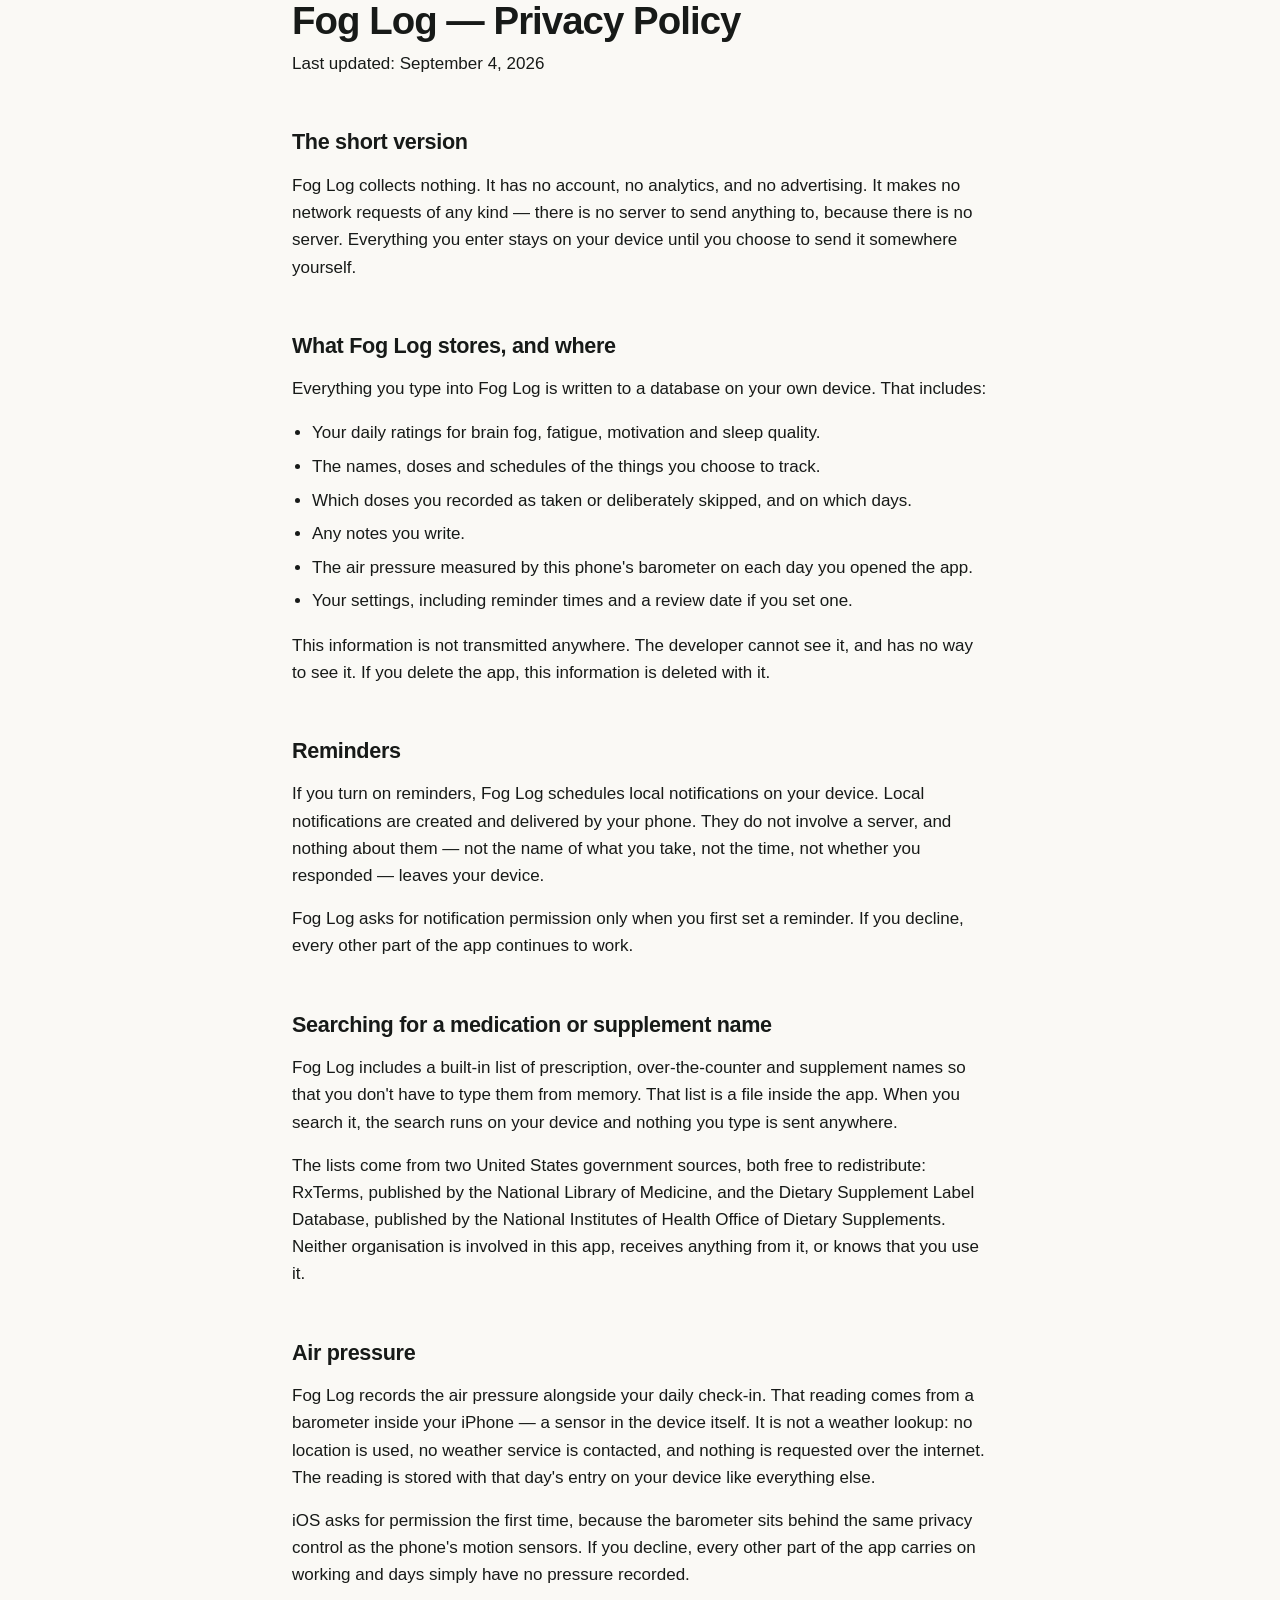
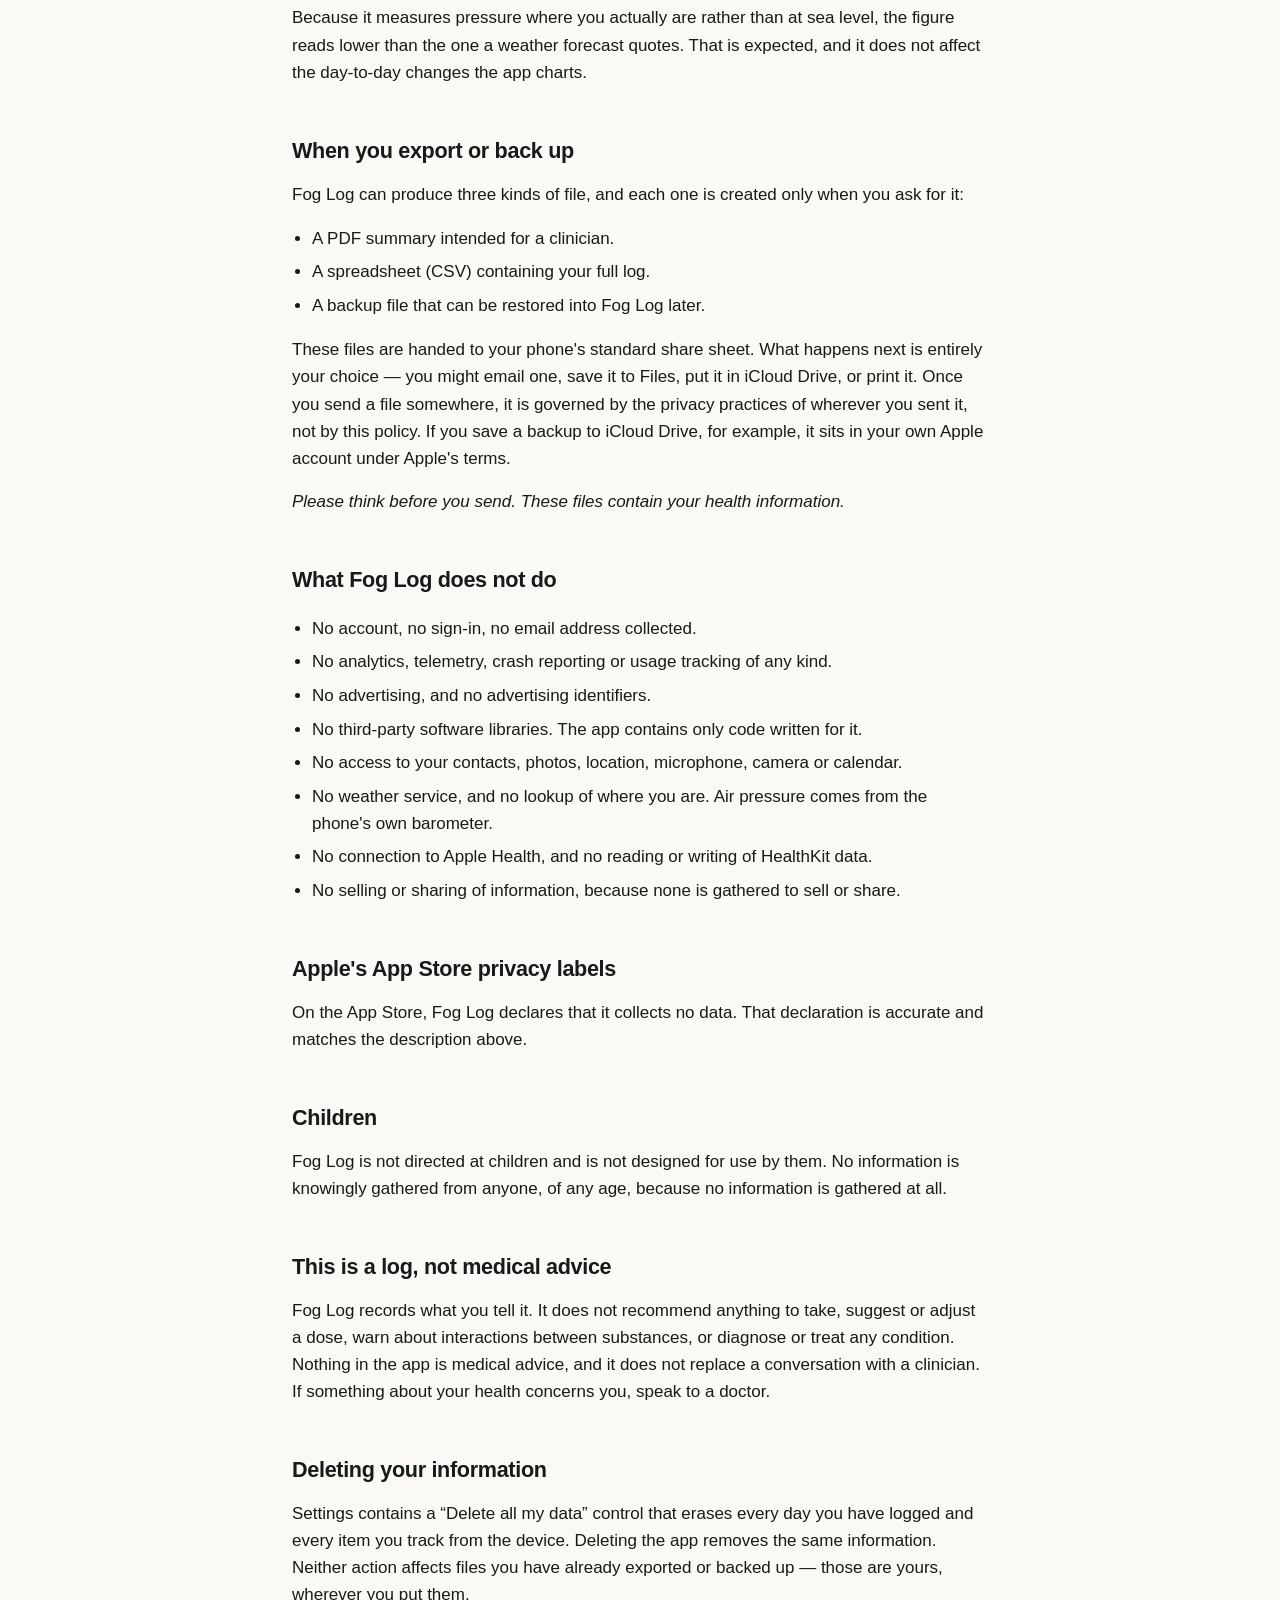
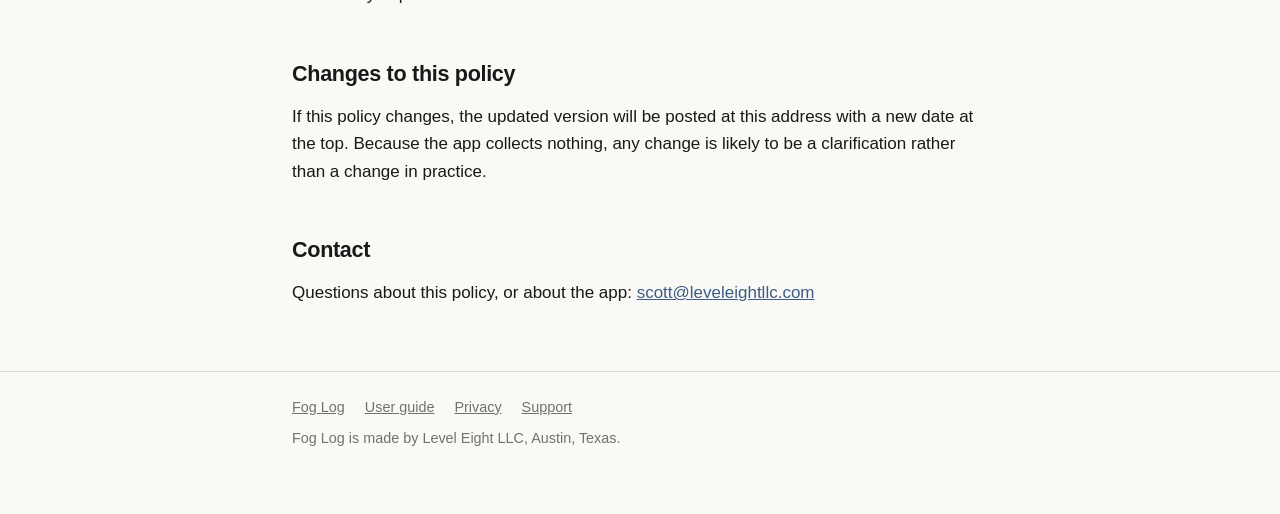
<file: privacy.html>
<!doctype html>
<html lang="en">
<head>
<meta charset="utf-8">
<meta name="viewport" content="width=device-width, initial-scale=1">
<title>Fog Log — Privacy Policy</title>
<link rel="stylesheet" href="style.css">
</head>
<body>


<div class="wrap">
<h1>Fog Log — Privacy Policy</h1>
<p class="updated">Last updated: September 4, 2026</p>

<h2>The short version</h2>
<p class="lede">Fog Log collects nothing. It has no account, no analytics, and no advertising. It makes no network requests of any kind — there is no server to send anything to, because there is no server. Everything you enter stays on your device until you choose to send it somewhere yourself.</p>

<h2>What Fog Log stores, and where</h2>
<p>Everything you type into Fog Log is written to a database on your own device. That includes:</p>
<ul>
  <li>Your daily ratings for brain fog, fatigue, motivation and sleep quality.</li>
  <li>The names, doses and schedules of the things you choose to track.</li>
  <li>Which doses you recorded as taken or deliberately skipped, and on which days.</li>
  <li>Any notes you write.</li>
  <li>The air pressure measured by this phone's barometer on each day you opened the app.</li>
  <li>Your settings, including reminder times and a review date if you set one.</li>
</ul>
<p>This information is not transmitted anywhere. The developer cannot see it, and has no way to see it. If you delete the app, this information is deleted with it.</p>

<h2>Reminders</h2>
<p>If you turn on reminders, Fog Log schedules local notifications on your device. Local notifications are created and delivered by your phone. They do not involve a server, and nothing about them — not the name of what you take, not the time, not whether you responded — leaves your device.</p>
<p>Fog Log asks for notification permission only when you first set a reminder. If you decline, every other part of the app continues to work.</p>

<h2>Searching for a medication or supplement name</h2>
<p>Fog Log includes a built-in list of prescription, over-the-counter and supplement names so that you don't have to type them from memory. That list is a file inside the app. When you search it, the search runs on your device and nothing you type is sent anywhere.</p>
<p>The lists come from two United States government sources, both free to redistribute: RxTerms, published by the National Library of Medicine, and the Dietary Supplement Label Database, published by the National Institutes of Health Office of Dietary Supplements. Neither organisation is involved in this app, receives anything from it, or knows that you use it.</p>

<h2>Air pressure</h2>
<p>Fog Log records the air pressure alongside your daily check-in. That reading comes from a barometer inside your iPhone — a sensor in the device itself. It is not a weather lookup: no location is used, no weather service is contacted, and nothing is requested over the internet. The reading is stored with that day's entry on your device like everything else.</p>
<p>iOS asks for permission the first time, because the barometer sits behind the same privacy control as the phone's motion sensors. If you decline, every other part of the app carries on working and days simply have no pressure recorded.</p>
<p>Because it measures pressure where you actually are rather than at sea level, the figure reads lower than the one a weather forecast quotes. That is expected, and it does not affect the day-to-day changes the app charts.</p>

<h2>When you export or back up</h2>
<p>Fog Log can produce three kinds of file, and each one is created only when you ask for it:</p>
<ul>
  <li>A PDF summary intended for a clinician.</li>
  <li>A spreadsheet (CSV) containing your full log.</li>
  <li>A backup file that can be restored into Fog Log later.</li>
</ul>
<p>These files are handed to your phone's standard share sheet. What happens next is entirely your choice — you might email one, save it to Files, put it in iCloud Drive, or print it. Once you send a file somewhere, it is governed by the privacy practices of wherever you sent it, not by this policy. If you save a backup to iCloud Drive, for example, it sits in your own Apple account under Apple's terms.</p>
<p><em>Please think before you send. These files contain your health information.</em></p>

<h2>What Fog Log does not do</h2>
<ul>
  <li>No account, no sign-in, no email address collected.</li>
  <li>No analytics, telemetry, crash reporting or usage tracking of any kind.</li>
  <li>No advertising, and no advertising identifiers.</li>
  <li>No third-party software libraries. The app contains only code written for it.</li>
  <li>No access to your contacts, photos, location, microphone, camera or calendar.</li>
  <li>No weather service, and no lookup of where you are. Air pressure comes from the phone's own barometer.</li>
  <li>No connection to Apple Health, and no reading or writing of HealthKit data.</li>
  <li>No selling or sharing of information, because none is gathered to sell or share.</li>
</ul>

<h2>Apple's App Store privacy labels</h2>
<p>On the App Store, Fog Log declares that it collects no data. That declaration is accurate and matches the description above.</p>

<h2>Children</h2>
<p>Fog Log is not directed at children and is not designed for use by them. No information is knowingly gathered from anyone, of any age, because no information is gathered at all.</p>

<h2>This is a log, not medical advice</h2>
<p>Fog Log records what you tell it. It does not recommend anything to take, suggest or adjust a dose, warn about interactions between substances, or diagnose or treat any condition. Nothing in the app is medical advice, and it does not replace a conversation with a clinician. If something about your health concerns you, speak to a doctor.</p>

<h2>Deleting your information</h2>
<p>Settings contains a “Delete all my data” control that erases every day you have logged and every item you track from the device. Deleting the app removes the same information. Neither action affects files you have already exported or backed up — those are yours, wherever you put them.</p>

<h2>Changes to this policy</h2>
<p>If this policy changes, the updated version will be posted at this address with a new date at the top. Because the app collects nothing, any change is likely to be a clarification rather than a change in practice.</p>

<h2>Contact</h2>
<p>Questions about this policy, or about the app: <a href="mailto:scott@leveleightllc.com">scott@leveleightllc.com</a></p>

</div>
<footer><div class="wrap"><nav><a href="/">Fog Log</a><a href="/guide.html">User guide</a><a href="/privacy.html">Privacy</a><a href="/support.html">Support</a></nav><div>Fog Log is made by Level Eight LLC, Austin, Texas.</div></div></footer>

</body>
</html>
</file>
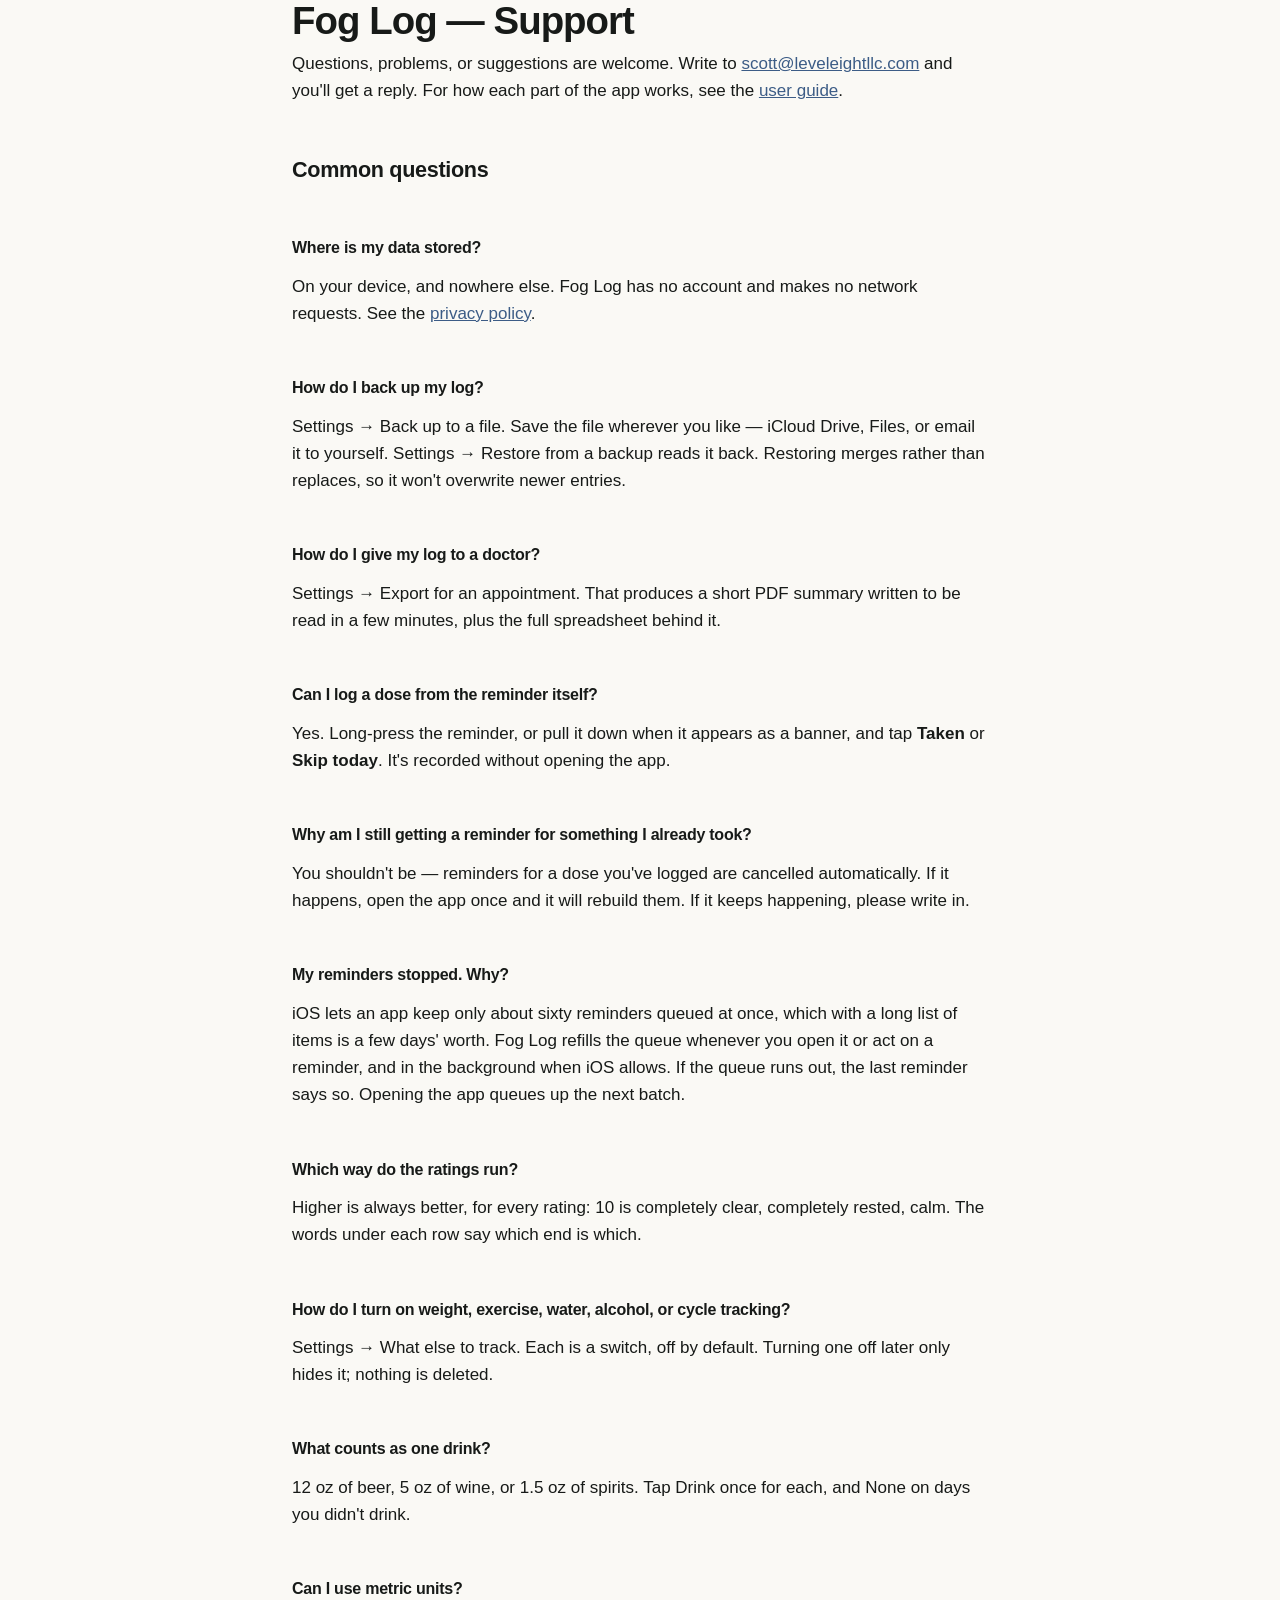
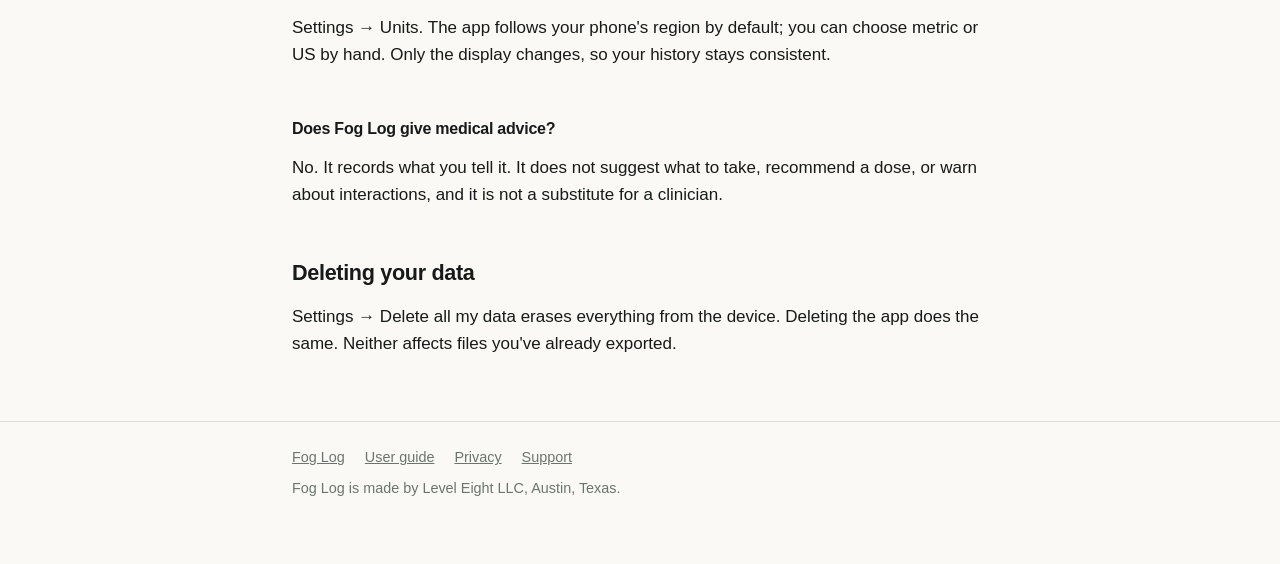
<file: support.html>
<!doctype html>
<html lang="en">
<head>
<meta charset="utf-8">
<meta name="viewport" content="width=device-width, initial-scale=1">
<title>Support — Fog Log</title>
<link rel="stylesheet" href="style.css">
</head>
<body>


<div class="wrap">
  <h1>Fog Log — Support</h1>
  <p class="lede">Questions, problems, or suggestions are welcome. Write to <a href="mailto:scott@leveleightllc.com">scott@leveleightllc.com</a> and you'll get a reply. For how each part of the app works, see the <a href="/guide.html">user guide</a>.</p>

  <h2>Common questions</h2>

  <h2 style="font-size:1rem">Where is my data stored?</h2>
  <p>On your device, and nowhere else. Fog Log has no account and makes no network requests. See the <a href="/privacy.html">privacy policy</a>.</p>

  <h2 style="font-size:1rem">How do I back up my log?</h2>
  <p>Settings → Back up to a file. Save the file wherever you like — iCloud Drive, Files, or email it to yourself. Settings → Restore from a backup reads it back. Restoring merges rather than replaces, so it won't overwrite newer entries.</p>

  <h2 style="font-size:1rem">How do I give my log to a doctor?</h2>
  <p>Settings → Export for an appointment. That produces a short PDF summary written to be read in a few minutes, plus the full spreadsheet behind it.</p>

  <h2 style="font-size:1rem">Can I log a dose from the reminder itself?</h2>
  <p>Yes. Long-press the reminder, or pull it down when it appears as a banner, and tap <strong>Taken</strong> or <strong>Skip today</strong>. It's recorded without opening the app.</p>

  <h2 style="font-size:1rem">Why am I still getting a reminder for something I already took?</h2>
  <p>You shouldn't be — reminders for a dose you've logged are cancelled automatically. If it happens, open the app once and it will rebuild them. If it keeps happening, please write in.</p>

  <h2 style="font-size:1rem">My reminders stopped. Why?</h2>
  <p>iOS lets an app keep only about sixty reminders queued at once, which with a long list of items is a few days' worth. Fog Log refills the queue whenever you open it or act on a reminder, and in the background when iOS allows. If the queue runs out, the last reminder says so. Opening the app queues up the next batch.</p>

  <h2 style="font-size:1rem">Which way do the ratings run?</h2>
  <p>Higher is always better, for every rating: 10 is completely clear, completely rested, calm. The words under each row say which end is which.</p>

  <h2 style="font-size:1rem">How do I turn on weight, exercise, water, alcohol, or cycle tracking?</h2>
  <p>Settings → What else to track. Each is a switch, off by default. Turning one off later only hides it; nothing is deleted.</p>

  <h2 style="font-size:1rem">What counts as one drink?</h2>
  <p>12 oz of beer, 5 oz of wine, or 1.5 oz of spirits. Tap Drink once for each, and None on days you didn't drink.</p>

  <h2 style="font-size:1rem">Can I use metric units?</h2>
  <p>Settings → Units. The app follows your phone's region by default; you can choose metric or US by hand. Only the display changes, so your history stays consistent.</p>

  <h2 style="font-size:1rem">Does Fog Log give medical advice?</h2>
  <p>No. It records what you tell it. It does not suggest what to take, recommend a dose, or warn about interactions, and it is not a substitute for a clinician.</p>

  <h2>Deleting your data</h2>
  <p>Settings → Delete all my data erases everything from the device. Deleting the app does the same. Neither affects files you've already exported.</p>
</div>

<footer><div class="wrap"><nav><a href="/">Fog Log</a><a href="/guide.html">User guide</a><a href="/privacy.html">Privacy</a><a href="/support.html">Support</a></nav><div>Fog Log is made by Level Eight LLC, Austin, Texas.</div></div></footer>
</body>
</html>
</file>
<file: style.css>
:root {
  --ink: #171a18; --muted: #6b7570; --line: #d8dcd7;
  --accent: #3c5c86; --bg: #faf9f5; --panel: #ffffff;
  color-scheme: light dark;
}
@media (prefers-color-scheme: dark) {
  :root { --ink:#e7eae7; --muted:#8b9591; --line:#272d2f; --accent:#85a5c7; --bg:#0e1113; --panel:#15181a; }
}
* { box-sizing: border-box; }
body {
  margin: 0; background: var(--bg); color: var(--ink);
  font: 17px/1.6 -apple-system, BlinkMacSystemFont, "Segoe UI", Roboto, Helvetica, Arial, sans-serif;
  -webkit-font-smoothing: antialiased;
}
.wrap { max-width: 46rem; margin: 0 auto; padding: 0 1.25rem; }

header.hero { padding: 4rem 0 2.5rem; text-align: center; }
header.hero img.icon {
  width: 108px; height: 108px; border-radius: 24px; display: block; margin: 0 auto 1.5rem;
  box-shadow: 0 2px 4px rgba(0,0,0,.08), 0 12px 32px -12px rgba(0,0,0,.3);
}
h1 { font-size: 2.4rem; margin: 0 0 .5rem; letter-spacing: -0.025em; line-height: 1.1; }
.tagline { font-size: 1.15rem; color: var(--muted); margin: 0 auto; max-width: 30rem; }

.status {
  display: inline-block; margin-top: 1.75rem; padding: .5rem 1rem;
  border: 1px solid var(--line); border-radius: 999px;
  font-size: .9rem; color: var(--muted); background: var(--panel);
}

.button {
  display: inline-block; margin-top: .75rem; padding: .7rem 1.4rem;
  background: var(--accent); color: #fff !important; text-decoration: none;
  border-radius: 999px; font-weight: 650; font-size: 1rem;
}
.button:hover { filter: brightness(1.08); }

h2 { font-size: 1.35rem; margin: 3rem 0 .75rem; letter-spacing: -0.015em; }
h3 { font-size: 1.02rem; margin: 1.75rem 0 .35rem; }
p { margin: 0 0 1rem; }
a { color: var(--accent); }
strong { font-weight: 650; }

.shots {
  display: grid; grid-template-columns: repeat(3, 1fr); gap: 1rem;
  margin: 2.5rem 0 1rem;
}
.shots figure { margin: 0; }
.shots img {
  width: 100%; height: auto; display: block;
  border: 1px solid var(--line); border-radius: 14px;
}
.shots figcaption { font-size: .82rem; color: var(--muted); margin-top: .5rem; text-align: center; }
@media (max-width: 600px) { .shots { grid-template-columns: 1fr; gap: 1.75rem; } }

.claim {
  background: var(--panel); border: 1px solid var(--line);
  border-radius: 14px; padding: 1.5rem 1.6rem; margin: 1.5rem 0;
}
.claim p:last-child { margin-bottom: 0; }
.test { font-size: 1.05rem; }

ul { padding-left: 1.25rem; } li { margin: .4rem 0; }
.no li::marker { content: "✕  "; color: var(--muted); }

footer {
  border-top: 1px solid var(--line); margin-top: 4rem;
  padding: 1.5rem 0 4rem; font-size: .9rem; color: var(--muted);
}
footer a { color: var(--muted); }
footer nav { margin-bottom: .5rem; }
footer nav a { margin-right: 1.25rem; }
</file>
